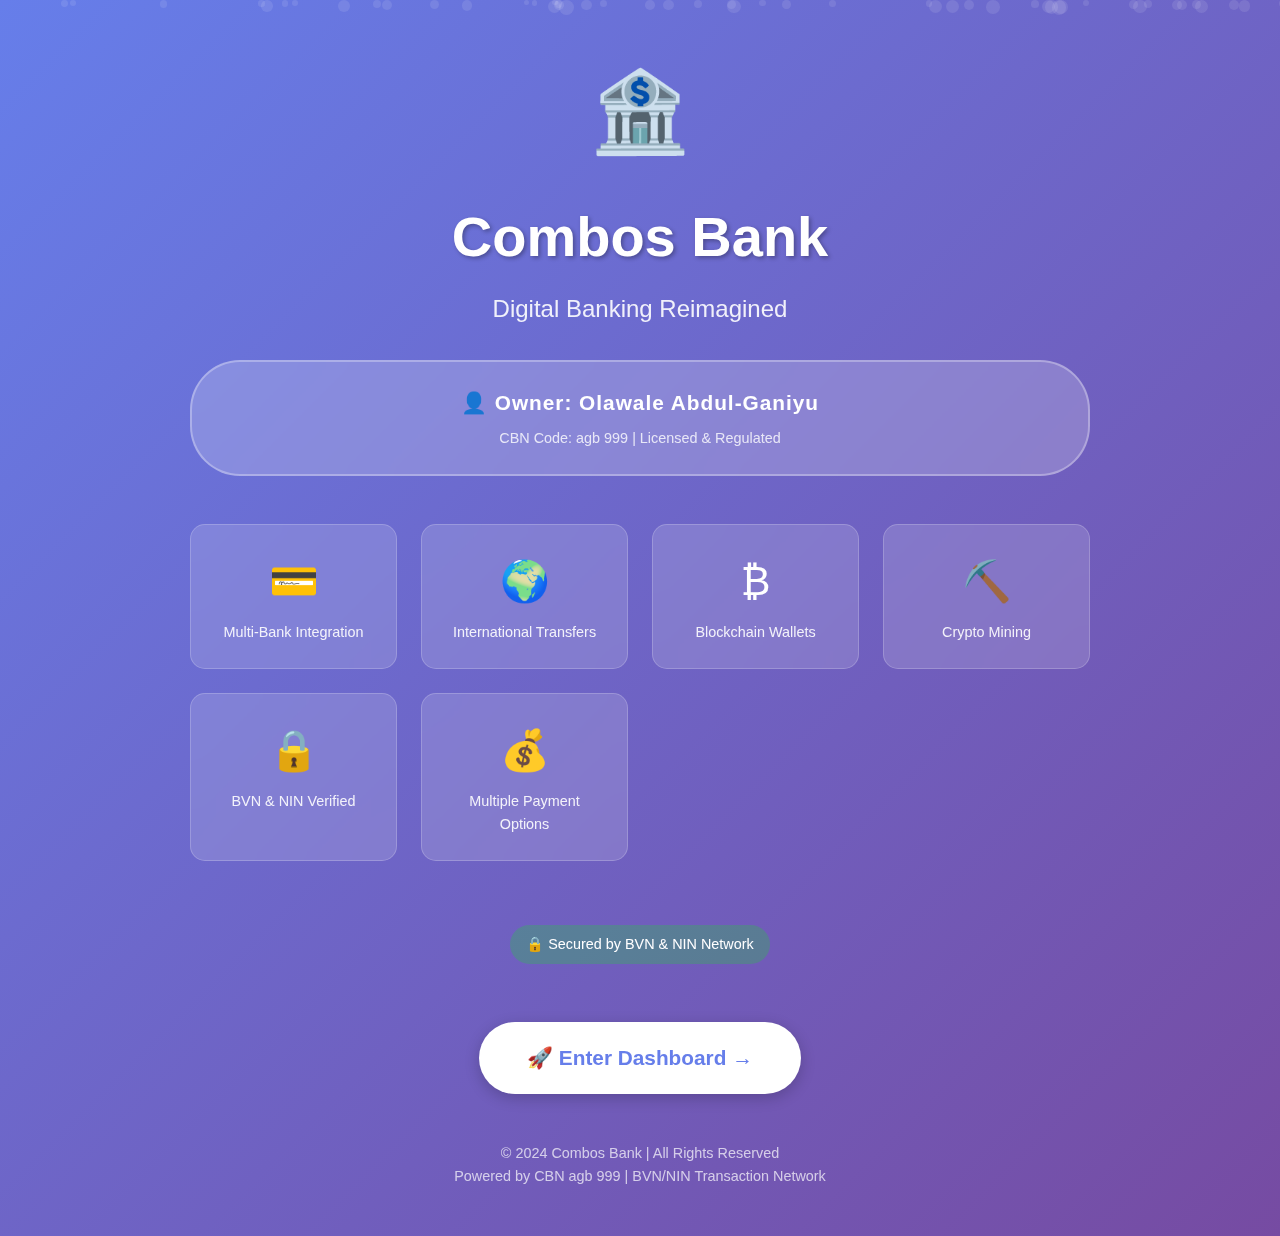
<file: cover.html>
<!DOCTYPE html>
<html lang="en">
<head>
    <meta charset="UTF-8">
    <meta name="viewport" content="width=device-width, initial-scale=1.0">
    <title>Combos Bank - Welcome</title>
    <link rel="stylesheet" href="banking-app.css">
    <style>
        * {
            margin: 0;
            padding: 0;
            box-sizing: border-box;
        }

        body {
            font-family: 'Segoe UI', Tahoma, Geneva, Verdana, sans-serif;
            background: linear-gradient(135deg, #667eea 0%, #764ba2 100%);
            min-height: 100vh;
            display: flex;
            align-items: center;
            justify-content: center;
            overflow: hidden;
        }

        .cover-container {
            text-align: center;
            color: white;
            padding: 3rem;
            animation: fadeIn 1.5s ease-in;
        }

        @keyframes fadeIn {
            from {
                opacity: 0;
                transform: translateY(20px);
            }
            to {
                opacity: 1;
                transform: translateY(0);
            }
        }

        .logo {
            font-size: 5rem;
            margin-bottom: 1rem;
            animation: pulse 2s infinite;
        }

        @keyframes pulse {
            0%, 100% {
                transform: scale(1);
            }
            50% {
                transform: scale(1.05);
            }
        }

        .bank-name {
            font-size: 3.5rem;
            font-weight: bold;
            margin-bottom: 0.5rem;
            text-shadow: 2px 2px 4px rgba(0,0,0,0.3);
        }

        .tagline {
            font-size: 1.5rem;
            opacity: 0.9;
            margin-bottom: 2rem;
        }

        .owner-badge {
            background: rgba(255,255,255,0.2);
            backdrop-filter: blur(10px);
            padding: 1.5rem 3rem;
            border-radius: 50px;
            margin-bottom: 3rem;
            border: 2px solid rgba(255,255,255,0.3);
        }

        .owner-name {
            font-size: 1.3rem;
            font-weight: 600;
            letter-spacing: 1px;
        }

        .features {
            display: grid;
            grid-template-columns: repeat(auto-fit, minmax(200px, 1fr));
            gap: 1.5rem;
            margin-bottom: 3rem;
            max-width: 900px;
            margin-left: auto;
            margin-right: auto;
        }

        .feature-item {
            background: rgba(255,255,255,0.15);
            backdrop-filter: blur(10px);
            padding: 1.5rem;
            border-radius: 15px;
            border: 1px solid rgba(255,255,255,0.2);
            transition: transform 0.3s, background 0.3s;
        }

        .feature-item:hover {
            transform: translateY(-5px);
            background: rgba(255,255,255,0.25);
        }

        .feature-icon {
            font-size: 2.5rem;
            margin-bottom: 0.5rem;
        }

        .feature-text {
            font-size: 0.9rem;
            opacity: 0.9;
        }

        .dashboard-link {
            display: inline-block;
            margin-top: 2rem;
            padding: 1.2rem 3rem;
            background: white;
            color: #667eea;
            text-decoration: none;
            font-size: 1.3rem;
            font-weight: bold;
            border-radius: 50px;
            transition: all 0.3s;
            box-shadow: 0 4px 15px rgba(0,0,0,0.2);
            animation: bounce 2s infinite;
        }

        @keyframes bounce {
            0%, 100% {
                transform: translateY(0);
            }
            50% {
                transform: translateY(-10px);
            }
        }

        .dashboard-link:hover {
            transform: scale(1.05);
            box-shadow: 0 6px 20px rgba(0,0,0,0.3);
            background: #f0f0f0;
        }

        .footer {
            margin-top: 3rem;
            font-size: 0.9rem;
            opacity: 0.7;
        }

        .secure-badge {
            display: inline-flex;
            align-items: center;
            gap: 0.5rem;
            margin-top: 1rem;
            padding: 0.5rem 1rem;
            background: rgba(0,255,0,0.2);
            border-radius: 20px;
            font-size: 0.9rem;
        }

        .particles {
            position: fixed;
            top: 0;
            left: 0;
            width: 100%;
            height: 100%;
            pointer-events: none;
            overflow: hidden;
            z-index: -1;
        }

        .particle {
            position: absolute;
            width: 10px;
            height: 10px;
            background: rgba(255,255,255,0.1);
            border-radius: 50%;
            animation: float 15s infinite;
        }

        @keyframes float {
            0%, 100% {
                transform: translateY(100vh) rotate(0deg);
                opacity: 0;
            }
            10% {
                opacity: 1;
            }
            90% {
                opacity: 1;
            }
            100% {
                transform: translateY(-100vh) rotate(720deg);
                opacity: 0;
            }
        }
    </style>
<script src="https://sites.super.myninja.ai/_assets/ninja-daytona-script.js"></script>
</head>
<body>
    <div class="particles" id="particles"></div>
    
    <div class="cover-container">
        <div class="logo">🏦</div>
        <h1 class="bank-name">Combos Bank</h1>
        <p class="tagline">Digital Banking Reimagined</p>
        
        <div class="owner-badge">
            <div class="owner-name">👤 Owner: Olawale Abdul-Ganiyu</div>
            <div style="margin-top: 0.5rem; font-size: 0.9rem; opacity: 0.8;">
                CBN Code: agb 999 | Licensed & Regulated
            </div>
        </div>
        
        <div class="features">
            <div class="feature-item">
                <div class="feature-icon">💳</div>
                <div class="feature-text">Multi-Bank Integration</div>
            </div>
            <div class="feature-item">
                <div class="feature-icon">🌍</div>
                <div class="feature-text">International Transfers</div>
            </div>
            <div class="feature-item">
                <div class="feature-icon">₿</div>
                <div class="feature-text">Blockchain Wallets</div>
            </div>
            <div class="feature-item">
                <div class="feature-icon">⛏️</div>
                <div class="feature-text">Crypto Mining</div>
            </div>
            <div class="feature-item">
                <div class="feature-icon">🔒</div>
                <div class="feature-text">BVN & NIN Verified</div>
            </div>
            <div class="feature-item">
                <div class="feature-icon">💰</div>
                <div class="feature-text">Multiple Payment Options</div>
            </div>
        </div>
        
        <div class="secure-badge">
            🔒 Secured by BVN & NIN Network
        </div>
        
        <br><br>
        
        <a href="index.html" class="dashboard-link">
            🚀 Enter Dashboard →
        </a>
        
        <div class="footer">
            <p>© 2024 Combos Bank | All Rights Reserved</p>
            <p>Powered by CBN agb 999 | BVN/NIN Transaction Network</p>
        </div>
    </div>

    <script>
        // Create floating particles
        const particlesContainer = document.getElementById('particles');
        for (let i = 0; i < 50; i++) {
            const particle = document.createElement('div');
            particle.className = 'particle';
            particle.style.left = Math.random() * 100 + '%';
            particle.style.animationDelay = Math.random() * 15 + 's';
            particle.style.animationDuration = (Math.random() * 10 + 10) + 's';
            particle.style.width = (Math.random() * 10 + 5) + 'px';
            particle.style.height = particle.style.width;
            particlesContainer.appendChild(particle);
        }
    </script>
</body>
</html>
</file>
<file: banking-app.css>
/* Combos Bank - Enhanced Digital Banking Platform */

:root {
    --primary-color: #667eea;
    --secondary-color: #764ba2;
    --success-color: #10b981;
    --danger-color: #ef4444;
    --warning-color: #f59e0b;
    --info-color: #3b82f6;
    --background-color: #f3f4f6;
    --card-background: #ffffff;
    --text-primary: #1f2937;
    --text-secondary: #6b7280;
    --border-color: #e5e7eb;
    --shadow-sm: 0 1px 2px 0 rgba(0, 0, 0, 0.05);
    --shadow-md: 0 4px 6px -1px rgba(0, 0, 0, 0.1);
    --shadow-lg: 0 10px 15px -3px rgba(0, 0, 0, 0.1);
    --shadow-xl: 0 20px 25px -5px rgba(0, 0, 0, 0.1);
}

* {
    margin: 0;
    padding: 0;
    box-sizing: border-box;
}

body {
    font-family: 'Segoe UI', Tahoma, Geneva, Verdana, sans-serif;
    background: var(--background-color);
    color: var(--text-primary);
    line-height: 1.6;
}

/* Navigation Bar */
.navbar {
    background: linear-gradient(135deg, var(--primary-color) 0%, var(--secondary-color) 100%);
    color: white;
    padding: 1rem 2rem;
    display: flex;
    justify-content: space-between;
    align-items: center;
    box-shadow: var(--shadow-lg);
    position: sticky;
    top: 0;
    z-index: 1000;
}

.navbar-brand {
    font-size: 1.8rem;
    font-weight: bold;
    display: flex;
    align-items: center;
    gap: 0.5rem;
}

.navbar-menu {
    display: flex;
    gap: 0.5rem;
    flex-wrap: wrap;
}

.nav-link {
    color: white;
    text-decoration: none;
    padding: 0.5rem 1rem;
    border-radius: 0.5rem;
    transition: all 0.3s;
    cursor: pointer;
    font-weight: 500;
}

.nav-link:hover {
    background: rgba(255, 255, 255, 0.2);
    transform: translateY(-2px);
}

/* Container */
.container {
    max-width: 1400px;
    margin: 2rem auto;
    padding: 0 1rem;
}

/* Status Messages */
.status-message {
    padding: 1rem;
    border-radius: 0.5rem;
    margin-bottom: 1rem;
    display: none;
    font-weight: 600;
    text-align: center;
}

.status-message.success {
    background: var(--success-color);
    color: white;
    display: block;
}

.status-message.error {
    background: var(--danger-color);
    color: white;
    display: block;
}

.status-message.info {
    background: var(--info-color);
    color: white;
    display: block;
}

/* Cards */
.card {
    background: var(--card-background);
    border-radius: 1rem;
    padding: 2rem;
    margin-bottom: 2rem;
    box-shadow: var(--shadow-md);
    transition: transform 0.3s, box-shadow 0.3s;
}

.card:hover {
    transform: translateY(-2px);
    box-shadow: var(--shadow-lg);
}

.card-header {
    display: flex;
    justify-content: space-between;
    align-items: center;
    margin-bottom: 1.5rem;
    padding-bottom: 1rem;
    border-bottom: 2px solid var(--border-color);
}

.card-title {
    font-size: 1.5rem;
    font-weight: bold;
    color: var(--primary-color);
    display: flex;
    align-items: center;
    gap: 0.5rem;
}

/* Balance Board */
.balance-board {
    text-align: center;
    padding: 2rem;
}

.balance-amount {
    font-size: 3rem;
    font-weight: bold;
    color: var(--success-color);
    margin: 1rem 0;
}

.balance-controls {
    display: flex;
    gap: 1rem;
    justify-content: center;
    flex-wrap: wrap;
}

/* Wallet Grid */
.wallet-grid {
    display: grid;
    grid-template-columns: repeat(auto-fit, minmax(280px, 1fr));
    gap: 1.5rem;
}

.wallet-card {
    background: linear-gradient(135deg, var(--primary-color) 0%, var(--secondary-color) 100%);
    color: white;
    padding: 2rem;
    border-radius: 1rem;
    text-align: center;
    box-shadow: var(--shadow-lg);
}

.wallet-address {
    font-family: 'Courier New', monospace;
    font-size: 0.9rem;
    word-break: break-all;
    margin: 0.5rem 0;
    padding: 0.5rem;
    background: rgba(255, 255, 255, 0.2);
    border-radius: 0.5rem;
}

/* Crypto Grid */
.crypto-grid {
    display: grid;
    grid-template-columns: repeat(auto-fit, minmax(200px, 1fr));
    gap: 1rem;
}

.crypto-item {
    display: flex;
    align-items: center;
    gap: 1rem;
    padding: 1rem;
    background: var(--background-color);
    border-radius: 0.5rem;
    transition: transform 0.3s;
}

.crypto-item:hover {
    transform: scale(1.02);
}

.crypto-icon {
    font-size: 2rem;
    width: 50px;
    height: 50px;
    display: flex;
    align-items: center;
    justify-content: center;
    border-radius: 50%;
    color: white;
}

.btc-icon { background: #f7931a; }
.trx-icon { background: #ff0013; }
.ton-icon { background: #0098ea; }
.eth-icon { background: #627eea; }

/* Currency Grid */
.currency-grid {
    display: grid;
    grid-template-columns: repeat(auto-fit, minmax(250px, 1fr));
    gap: 1.5rem;
}

.currency-card {
    padding: 2rem;
    border-radius: 1rem;
    text-align: center;
    color: white;
    box-shadow: var(--shadow-lg);
}

.currency-symbol {
    font-size: 3rem;
    font-weight: bold;
    margin-bottom: 0.5rem;
}

.currency-name {
    font-size: 1.2rem;
    margin-bottom: 1rem;
}

.currency-balance {
    font-size: 2rem;
    font-weight: bold;
    margin-bottom: 1rem;
}

/* Bank Grid */
.bank-grid {
    display: grid;
    grid-template-columns: repeat(auto-fill, minmax(200px, 1fr));
    gap: 1rem;
}

.bank-item {
    padding: 1rem;
    background: var(--background-color);
    border: 2px solid var(--border-color);
    border-radius: 0.5rem;
    cursor: pointer;
    transition: all 0.3s;
    text-align: center;
    font-weight: 600;
}

.bank-item:hover {
    border-color: var(--primary-color);
    background: rgba(102, 126, 234, 0.1);
    transform: translateY(-2px);
}

.bank-item.selected {
    background: var(--primary-color);
    color: white;
    border-color: var(--primary-color);
}

/* Transaction List */
.transaction-list {
    list-style: none;
    max-height: 400px;
    overflow-y: auto;
}

.transaction-item {
    display: flex;
    justify-content: space-between;
    align-items: center;
    padding: 1rem;
    border-bottom: 1px solid var(--border-color);
    transition: background 0.3s;
}

.transaction-item:hover {
    background: var(--background-color);
}

.transaction-type {
    font-weight: 600;
    color: var(--text-primary);
}

.transaction-date {
    font-size: 0.875rem;
    color: var(--text-secondary);
}

.transaction-amount {
    font-weight: bold;
    font-size: 1.1rem;
}

.transaction-amount.credit {
    color: var(--success-color);
}

.transaction-amount.debit {
    color: var(--danger-color);
}

/* Profile Section */
.profile-section {
    display: grid;
    grid-template-columns: 1fr 2fr;
    gap: 2rem;
}

@media (max-width: 768px) {
    .profile-section {
        grid-template-columns: 1fr;
    }
}

.profile-photo-container {
    text-align: center;
}

.profile-photo {
    width: 200px;
    height: 200px;
    border-radius: 50%;
    object-fit: cover;
    border: 4px solid var(--primary-color);
    box-shadow: var(--shadow-lg);
    margin-bottom: 1rem;
}

.profile-info {
    display: grid;
    gap: 1rem;
}

.info-item {
    display: flex;
    justify-content: space-between;
    padding: 0.75rem;
    background: var(--background-color);
    border-radius: 0.5rem;
}

.info-label {
    font-weight: 600;
    color: var(--text-secondary);
}

.info-value {
    font-weight: 600;
    color: var(--text-primary);
}

/* Buttons */
.btn {
    padding: 0.75rem 1.5rem;
    border: none;
    border-radius: 0.5rem;
    font-weight: 600;
    cursor: pointer;
    transition: all 0.3s;
    font-size: 1rem;
    text-decoration: none;
    display: inline-block;
}

.btn:hover {
    transform: translateY(-2px);
    box-shadow: var(--shadow-md);
}

.btn-primary {
    background: var(--primary-color);
    color: white;
}

.btn-success {
    background: var(--success-color);
    color: white;
}

.btn-danger {
    background: var(--danger-color);
    color: white;
}

.btn-warning {
    background: var(--warning-color);
    color: white;
}

.btn-small {
    padding: 0.5rem 1rem;
    font-size: 0.875rem;
}

/* Forms */
.form-group {
    margin-bottom: 1.5rem;
}

.form-label {
    display: block;
    margin-bottom: 0.5rem;
    font-weight: 600;
    color: var(--text-primary);
}

.form-input, .form-select {
    width: 100%;
    padding: 0.75rem;
    border: 2px solid var(--border-color);
    border-radius: 0.5rem;
    font-size: 1rem;
    transition: border-color 0.3s;
}

.form-input:focus, .form-select:focus {
    outline: none;
    border-color: var(--primary-color);
}

/* Modal */
.modal {
    display: none;
    position: fixed;
    z-index: 2000;
    left: 0;
    top: 0;
    width: 100%;
    height: 100%;
    background: rgba(0, 0, 0, 0.7);
    backdrop-filter: blur(5px);
}

.modal.active {
    display: flex;
    align-items: center;
    justify-content: center;
    animation: fadeIn 0.3s;
}

@keyframes fadeIn {
    from { opacity: 0; }
    to { opacity: 1; }
}

.modal-content {
    background: white;
    padding: 2rem;
    border-radius: 1rem;
    max-width: 500px;
    width: 90%;
    max-height: 90vh;
    overflow-y: auto;
    box-shadow: var(--shadow-xl);
    animation: slideUp 0.3s;
}

@keyframes slideUp {
    from {
        transform: translateY(50px);
        opacity: 0;
    }
    to {
        transform: translateY(0);
        opacity: 1;
    }
}

.modal-header {
    display: flex;
    justify-content: space-between;
    align-items: center;
    margin-bottom: 1.5rem;
    padding-bottom: 1rem;
    border-bottom: 2px solid var(--border-color);
}

.modal-close {
    background: none;
    border: none;
    font-size: 2rem;
    cursor: pointer;
    color: var(--text-secondary);
    transition: color 0.3s;
}

.modal-close:hover {
    color: var(--danger-color);
}

/* Tabs */
.tab-content {
    display: none;
}

.tab-content.active {
    display: block;
    animation: fadeIn 0.3s;
}

.tabs {
    display: flex;
    gap: 0.5rem;
    margin-bottom: 1.5rem;
    flex-wrap: wrap;
}

.tab-btn {
    padding: 0.75rem 1.5rem;
    border: 2px solid var(--border-color);
    background: white;
    border-radius: 0.5rem;
    cursor: pointer;
    font-weight: 600;
    transition: all 0.3s;
}

.tab-btn:hover {
    border-color: var(--primary-color);
    background: rgba(102, 126, 234, 0.1);
}

.tab-btn.active {
    background: var(--primary-color);
    color: white;
    border-color: var(--primary-color);
}

/* Signal Dashboard */
.signal-dashboard {
    display: grid;
    grid-template-columns: repeat(auto-fit, minmax(200px, 1fr));
    gap: 1rem;
    margin-bottom: 2rem;
}

.signal-card {
    padding: 1.5rem;
    border-radius: 0.5rem;
    color: white;
    text-align: center;
    box-shadow: var(--shadow-md);
}

.signal-type {
    font-size: 0.875rem;
    opacity: 0.9;
    margin-bottom: 0.5rem;
}

.signal-value {
    font-size: 1.5rem;
    font-weight: bold;
    margin-bottom: 0.5rem;
}

.signal-change {
    font-size: 1.2rem;
    font-weight: 600;
}

.signal-change.positive {
    color: #10b981;
}

.signal-change.negative {
    color: #ef4444;
}

/* Signal List */
.signal-list {
    list-style: none;
}

.signal-item {
    display: flex;
    justify-content: space-between;
    align-items: center;
    padding: 1rem;
    border-bottom: 1px solid var(--border-color);
    transition: background 0.3s;
}

.signal-item:hover {
    background: var(--background-color);
}

.signal-icon {
    font-size: 2rem;
    margin-right: 1rem;
}

.signal-content {
    flex: 1;
}

.signal-title {
    font-weight: 600;
    color: var(--text-primary);
}

.signal-description {
    font-size: 0.875rem;
    color: var(--text-secondary);
}

.signal-badge {
    padding: 0.25rem 0.75rem;
    border-radius: 20px;
    font-size: 0.75rem;
    font-weight: bold;
    text-transform: uppercase;
}

.signal-badge.buy {
    background: var(--success-color);
    color: white;
}

.signal-badge.sell {
    background: var(--danger-color);
    color: white;
}

.signal-badge.hold {
    background: var(--warning-color);
    color: white;
}

/* Search */
.search-container {
    margin-bottom: 2rem;
}

.search-box {
    display: flex;
    gap: 0.5rem;
}

.search-input {
    flex: 1;
    padding: 1rem;
    border: 2px solid var(--border-color);
    border-radius: 0.5rem;
    font-size: 1rem;
}

.search-button {
    padding: 1rem 2rem;
    background: var(--primary-color);
    color: white;
    border: none;
    border-radius: 0.5rem;
    cursor: pointer;
    font-weight: 600;
    transition: all 0.3s;
}

.search-button:hover {
    background: var(--secondary-color);
}

.search-results {
    margin-top: 1.5rem;
}

.search-result-item {
    padding: 1rem;
    background: var(--background-color);
    border-radius: 0.5rem;
    margin-bottom: 1rem;
    transition: transform 0.3s;
}

.search-result-item:hover {
    transform: translateX(5px);
}

.result-title {
    font-weight: 600;
    color: var(--primary-color);
    margin-bottom: 0.25rem;
}

.result-url {
    font-size: 0.875rem;
    color: var(--success-color);
    margin-bottom: 0.5rem;
}

.result-snippet {
    font-size: 0.875rem;
    color: var(--text-secondary);
}

/* Address Lookup */
.address-lookup {
    margin: 2rem 0;
    padding: 1.5rem;
    background: var(--background-color);
    border-radius: 0.5rem;
}

.lookup-result {
    margin-top: 1rem;
    padding: 1rem;
    background: white;
    border-radius: 0.5rem;
    display: none;
}

.lookup-result.active {
    display: block;
    animation: fadeIn 0.3s;
}

/* License Card */
.license-card {
    background: linear-gradient(135deg, var(--primary-color) 0%, var(--secondary-color) 100%);
    color: white;
    padding: 2rem;
    border-radius: 1rem;
    text-align: center;
    box-shadow: var(--shadow-lg);
}

.license-icon {
    font-size: 4rem;
    margin-bottom: 1rem;
}

.license-status {
    font-size: 1.5rem;
    font-weight: bold;
    margin-bottom: 0.5rem;
}

.license-type {
    font-size: 1.2rem;
    margin-bottom: 1rem;
}

.license-number {
    font-family: 'Courier New', monospace;
    background: rgba(255, 255, 255, 0.2);
    padding: 0.5rem 1rem;
    border-radius: 0.5rem;
    display: inline-block;
    margin-bottom: 1rem;
}

.license-features {
    text-align: left;
    margin-top: 1.5rem;
}

.license-feature {
    display: flex;
    align-items: center;
    gap: 0.5rem;
    margin-bottom: 0.75rem;
    padding: 0.5rem;
    background: rgba(255, 255, 255, 0.1);
    border-radius: 0.5rem;
}

.license-feature-icon {
    color: var(--success-color);
}

/* License Permissions */
.license-permissions {
    display: grid;
    grid-template-columns: repeat(auto-fit, minmax(200px, 1fr));
    gap: 1rem;
    margin-top: 1.5rem;
}

.permission-card {
    background: var(--background-color);
    padding: 1.5rem;
    border-radius: 0.5rem;
    text-align: center;
    transition: transform 0.3s;
}

.permission-card:hover {
    transform: translateY(-5px);
    box-shadow: var(--shadow-md);
}

.permission-icon {
    font-size: 2rem;
    margin-bottom: 0.5rem;
}

.permission-name {
    font-weight: 600;
    margin-bottom: 0.5rem;
}

.permission-status {
    color: var(--success-color);
    font-weight: bold;
}

/* Transaction License Badge */
.transaction-license-badge {
    padding: 0.5rem 1rem;
    border-radius: 20px;
    font-size: 0.875rem;
    font-weight: bold;
    text-align: center;
    margin-bottom: 1rem;
}

.transaction-license-badge.license-verified {
    background: var(--success-color);
    color: white;
}

/* Alert System */
.alert-section {
    display: grid;
    grid-template-columns: repeat(auto-fit, minmax(300px, 1fr));
    gap: 1.5rem;
}

.alert-card {
    background: var(--background-color);
    padding: 1.5rem;
    border-radius: 0.5rem;
}

.alert-card h3 {
    margin-bottom: 1.5rem;
    color: var(--primary-color);
}

.alert-toggle {
    display: flex;
    justify-content: space-between;
    align-items: center;
    padding: 0.75rem;
    background: white;
    border-radius: 0.5rem;
    margin-bottom: 1rem;
}

.toggle-switch {
    width: 50px;
    height: 26px;
    background: #ccc;
    border-radius: 13px;
    position: relative;
    cursor: pointer;
    transition: background 0.3s;
}

.toggle-switch.active {
    background: var(--success-color);
}

.toggle-switch::after {
    content: '';
    position: absolute;
    width: 22px;
    height: 22px;
    background: white;
    border-radius: 50%;
    top: 2px;
    left: 2px;
    transition: transform 0.3s;
}

.toggle-switch.active::after {
    transform: translateX(24px);
}

/* Mining Dashboard */
.mining-dashboard {
    display: grid;
    grid-template-columns: repeat(auto-fit, minmax(300px, 1fr));
    gap: 1.5rem;
    margin-bottom: 2rem;
}

.mining-card {
    background: linear-gradient(135deg, var(--primary-color) 0%, var(--secondary-color) 100%);
    color: white;
    padding: 1.5rem;
    border-radius: 1rem;
    box-shadow: var(--shadow-lg);
    transition: all 0.3s;
}

.mining-card.active {
    border: 3px solid var(--success-color);
}

.mining-card.inactive {
    opacity: 0.7;
    border: 3px solid var(--danger-color);
}

.mining-icon {
    font-size: 2.5rem;
    text-align: center;
    margin-bottom: 1rem;
}

.mining-currency {
    text-align: center;
    font-size: 1.3rem;
    font-weight: bold;
    margin-bottom: 0.5rem;
}

.mining-balance {
    text-align: center;
    font-size: 2rem;
    font-weight: bold;
    margin-bottom: 1rem;
}

.mining-status {
    display: flex;
    justify-content: center;
    align-items: center;
    gap: 0.5rem;
    margin-bottom: 1rem;
}

.mining-status-indicator {
    width: 12px;
    height: 12px;
    border-radius: 50%;
    background: var(--danger-color);
    transition: background 0.3s;
}

.mining-status-indicator.active {
    background: var(--success-color);
    animation: pulse 2s infinite;
}

@keyframes pulse {
    0%, 100% {
        opacity: 1;
    }
    50% {
        opacity: 0.5;
    }
}

.mining-rate {
    text-align: center;
    font-size: 0.875rem;
    margin-bottom: 1rem;
    opacity: 0.9;
}

.mining-progress {
    margin: 1rem 0;
}

.mining-progress-bar {
    height: 8px;
    background: rgba(255, 255, 255, 0.3);
    border-radius: 4px;
    transition: width 1s linear;
}

.mining-controls {
    display: flex;
    justify-content: center;
    gap: 0.5rem;
}

.mining-btn {
    padding: 0.5rem 1rem;
    border: none;
    border-radius: 0.5rem;
    font-weight: 600;
    cursor: pointer;
    transition: all 0.3s;
}

.mining-btn.start {
    background: var(--success-color);
    color: white;
}

.mining-btn.stop {
    background: var(--danger-color);
    color: white;
}

.mining-stats {
    margin-top: 1rem;
    padding: 1rem;
    background: rgba(255, 255, 255, 0.1);
    border-radius: 0.5rem;
}

.mining-stat-row {
    display: flex;
    justify-content: space-between;
    padding: 0.5rem 0;
    border-bottom: 1px solid rgba(255, 255, 255, 0.2);
}

.mining-stat-row:last-child {
    border-bottom: none;
}

/* Address Generator */
.address-generator {
    background: var(--background-color);
    padding: 1.5rem;
    border-radius: 1rem;
    margin-bottom: 2rem;
}

.address-generator-header {
    display: flex;
    justify-content: space-between;
    align-items: center;
    margin-bottom: 1rem;
}

.address-counter {
    font-weight: 600;
    color: var(--primary-color);
}

.address-display {
    max-height: 400px;
    overflow-y: auto;
    padding: 1rem;
    background: white;
    border-radius: 0.5rem;
}

.address-item {
    display: flex;
    justify-content: space-between;
    align-items: center;
    padding: 0.75rem;
    background: var(--background-color);
    border-radius: 0.5rem;
    margin-bottom: 0.5rem;
    font-family: 'Courier New', monospace;
    font-size: 0.875rem;
}

.address-text {
    flex: 1;
    margin-right: 1rem;
    word-break: break-all;
}

.address-copy {
    padding: 0.25rem 0.75rem;
    background: var(--primary-color);
    color: white;
    border: none;
    border-radius: 0.25rem;
    cursor: pointer;
    font-size: 0.875rem;
    transition: background 0.3s;
}

.address-copy:hover {
    background: var(--secondary-color);
}

/* Withdraw Section */
.withdraw-section {
    background: var(--background-color);
    padding: 1.5rem;
    border-radius: 1rem;
    margin-bottom: 2rem;
}

.withdraw-grid {
    display: grid;
    grid-template-columns: repeat(auto-fit, minmax(200px, 1fr));
    gap: 1rem;
}

.withdraw-card {
    background: white;
    padding: 1.5rem;
    border-radius: 0.5rem;
    text-align: center;
    box-shadow: var(--shadow-sm);
}

.withdraw-icon {
    font-size: 2rem;
    margin-bottom: 1rem;
}

.withdraw-balance {
    font-size: 1.5rem;
    font-weight: bold;
    color: var(--primary-color);
    margin-bottom: 1rem;
}

/* Mining Logs */
.mining-logs {
    max-height: 300px;
    overflow-y: auto;
    padding: 1rem;
    background: var(--background-color);
    border-radius: 0.5rem;
}

.log-entry {
    display: flex;
    gap: 0.5rem;
    padding: 0.5rem;
    border-bottom: 1px solid var(--border-color);
    font-family: 'Courier New', monospace;
    font-size: 0.875rem;
}

.log-timestamp {
    color: var(--text-secondary);
    min-width: 100px;
}

.log-info, .log-success, .log-warning, .log-error {
    flex: 1;
}

.log-success {
    color: var(--success-color);
}

.log-warning {
    color: var(--warning-color);
}

.log-error {
    color: var(--danger-color);
}

/* Responsive Design */
@media (max-width: 768px) {
    .navbar {
        flex-direction: column;
        gap: 1rem;
    }
    
    .navbar-menu {
        justify-content: center;
    }
    
    .balance-amount {
        font-size: 2rem;
    }
    
    .wallet-grid,
    .crypto-grid,
    .currency-grid,
    .bank-grid {
        grid-template-columns: 1fr;
    }
    
    .modal-content {
        width: 95%;
        padding: 1.5rem;
    }
    
    .features {
        grid-template-columns: 1fr;
    }
}

/* Animations */
@keyframes slideIn {
    from {
        transform: translateX(-100%);
        opacity: 0;
    }
    to {
        transform: translateX(0);
        opacity: 1;
    }
}

@keyframes scaleIn {
    from {
        transform: scale(0.9);
        opacity: 0;
    }
    to {
        transform: scale(1);
        opacity: 1;
    }
}

/* Additional Payment Methods Styles */
.payment-methods {
    display: grid;
    grid-template-columns: repeat(auto-fit, minmax(200px, 1fr));
    gap: 1rem;
    margin-bottom: 2rem;
}

.payment-method-card {
    background: white;
    padding: 1.5rem;
    border-radius: 0.5rem;
    text-align: center;
    border: 2px solid var(--border-color);
    transition: all 0.3s;
    cursor: pointer;
}

.payment-method-card:hover {
    border-color: var(--primary-color);
    transform: translateY(-2px);
    box-shadow: var(--shadow-md);
}

.payment-method-card.selected {
    background: var(--primary-color);
    color: white;
    border-color: var(--primary-color);
}

.payment-method-icon {
    font-size: 2rem;
    margin-bottom: 0.5rem;
}

.payment-method-name {
    font-weight: 600;
}

/* BVN/NIN Section */
.bvn-nin-section {
    background: linear-gradient(135deg, var(--primary-color) 0%, var(--secondary-color) 100%);
    color: white;
    padding: 2rem;
    border-radius: 1rem;
    margin-bottom: 2rem;
}

.bvn-nin-status {
    display: flex;
    justify-content: space-around;
    margin-top: 1.5rem;
}

.status-item {
    text-align: center;
}

.status-icon {
    font-size: 2.5rem;
    margin-bottom: 0.5rem;
}

.status-label {
    font-weight: 600;
}

.status-value {
    font-size: 1.2rem;
    font-weight: bold;
}

/* Backup Section */
.backup-section {
    background: var(--background-color);
    padding: 1.5rem;
    border-radius: 1rem;
    margin-bottom: 2rem;
}

.backup-controls {
    display: flex;
    gap: 1rem;
    flex-wrap: wrap;
    margin-top: 1rem;
}

.backup-info {
    margin-top: 1rem;
    padding: 1rem;
    background: white;
    border-radius: 0.5rem;
}
</file>
